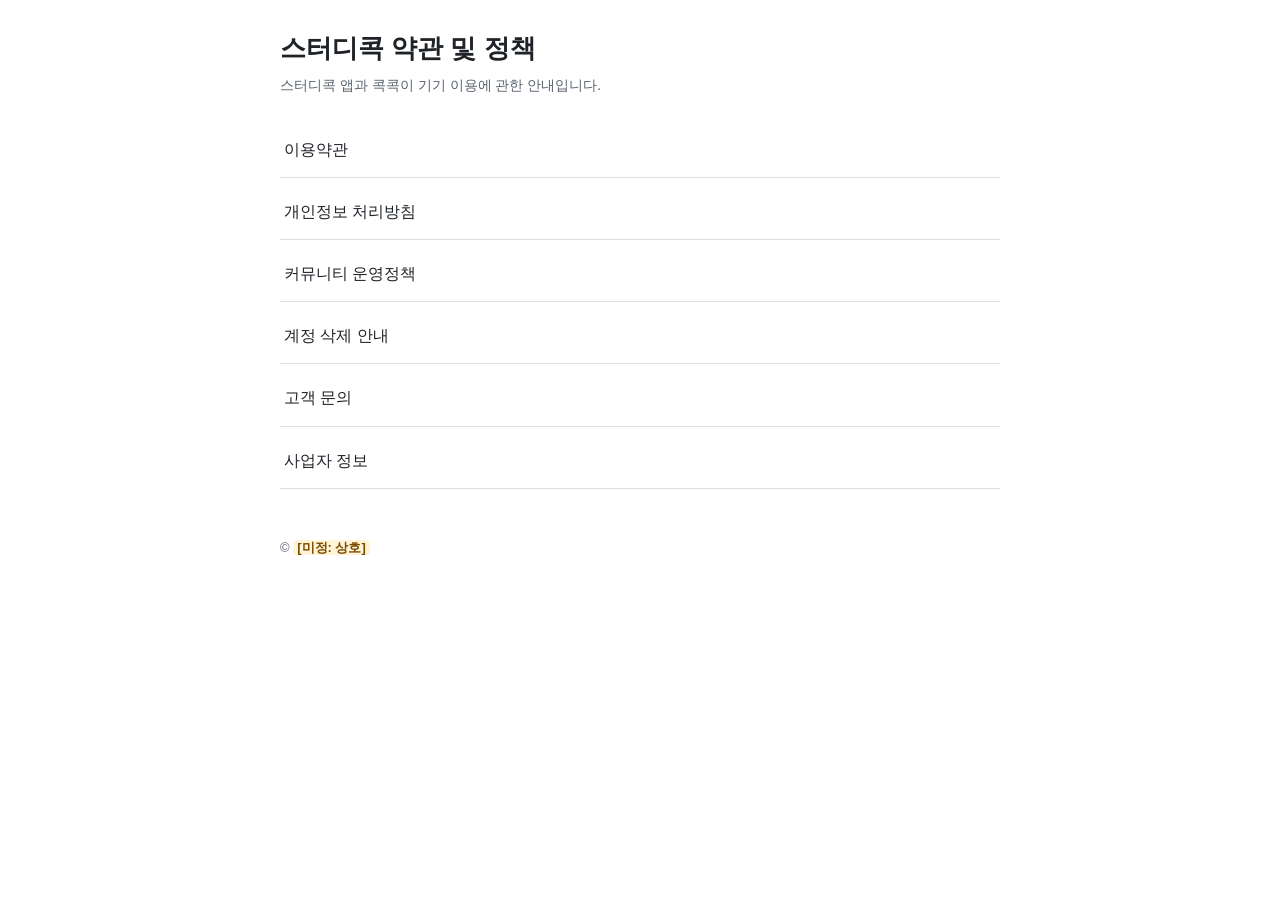
<file: index.html>
<!DOCTYPE html>
<html lang="ko">
<head>
  <meta charset="utf-8">
  <meta name="viewport" content="width=device-width, initial-scale=1">
  <title>스터디콕 약관 및 정책</title>
  <link rel="stylesheet" href="./assets/style.css">
</head>
<body>
<main>
  <h1>스터디콕 약관 및 정책</h1>
  <p class="meta">스터디콕 앱과 콕콕이 기기 이용에 관한 안내입니다.</p>

  <ul class="links">
    <li><a href="./terms/">이용약관</a></li>
    <li><a href="./privacy/">개인정보 처리방침</a></li>
    <li><a href="./community/">커뮤니티 운영정책</a></li>
    <li><a href="./account-deletion/">계정 삭제 안내</a></li>
    <li><a href="./support/">고객 문의</a></li>
    <li><a href="./business/">사업자 정보</a></li>
  </ul>

  <footer>© <span class="todo">[미정: 상호]</span></footer>
</main>
</body>
</html>
</file>
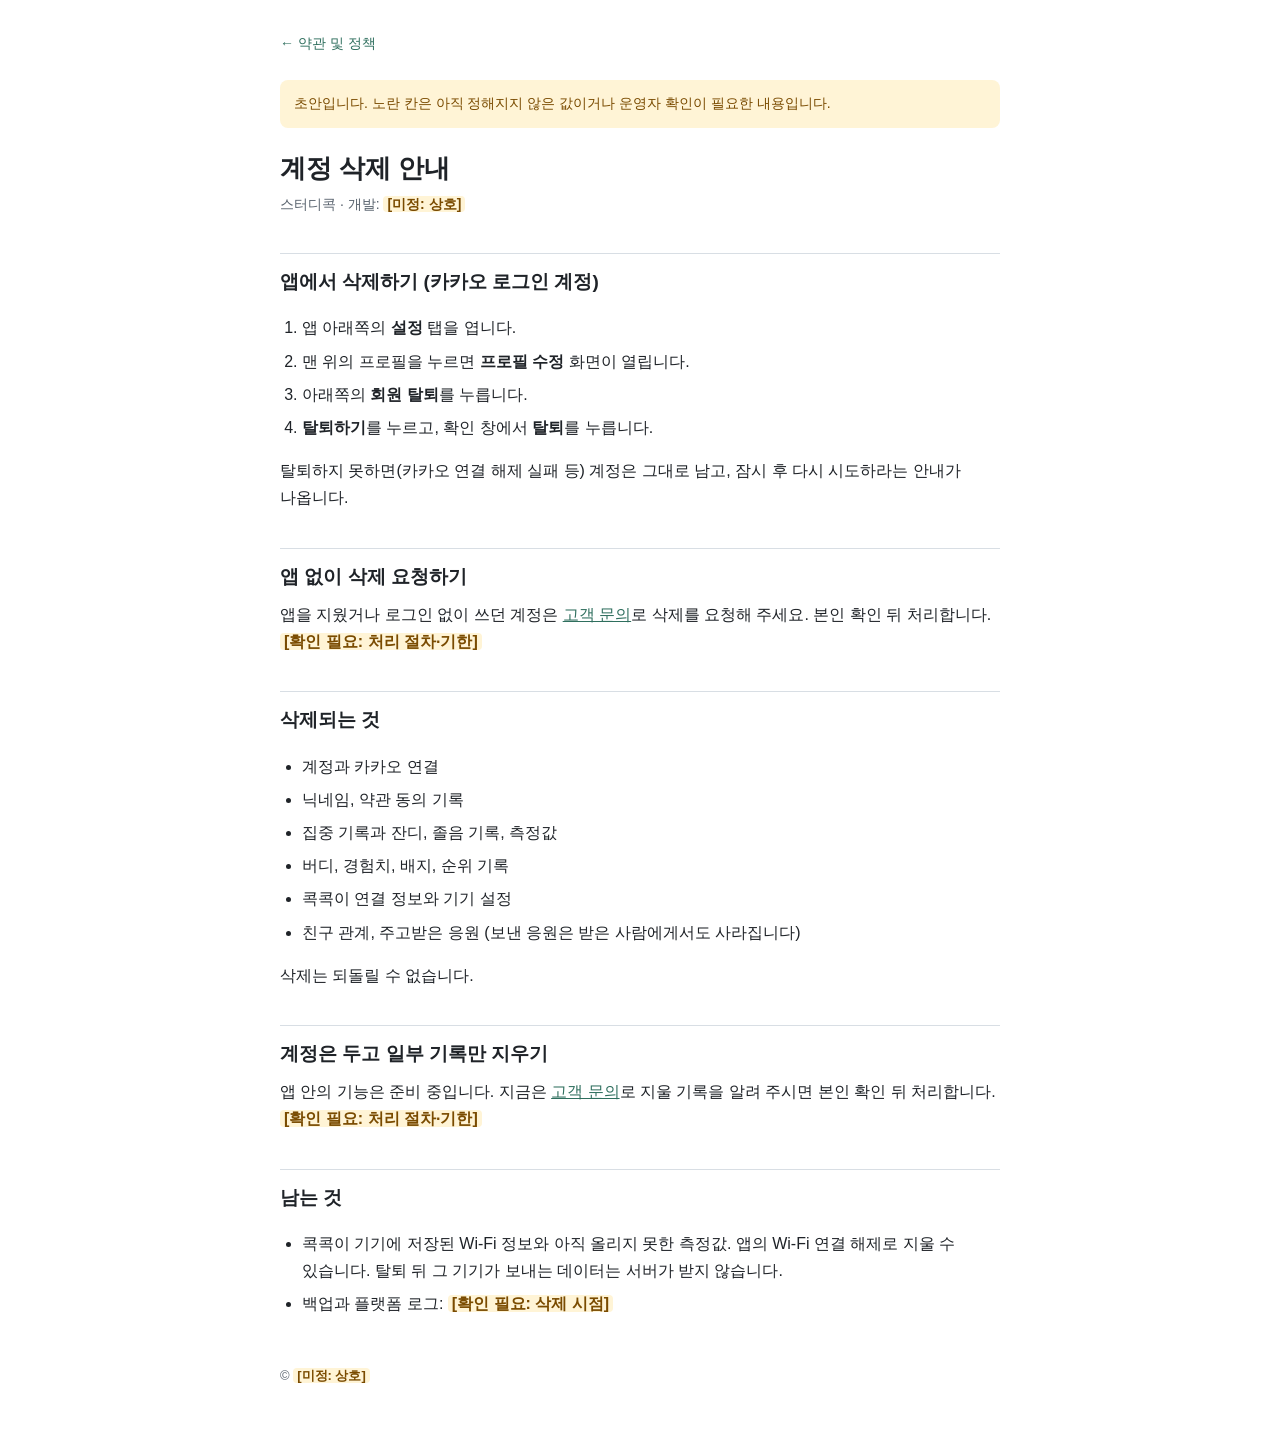
<file: account-deletion/index.html>
<!DOCTYPE html>
<html lang="ko">
<head>
  <meta charset="utf-8">
  <meta name="viewport" content="width=device-width, initial-scale=1">
  <title>계정 삭제 안내 · 스터디콕</title>
  <link rel="stylesheet" href="../assets/style.css">
</head>
<body>
<main>
  <nav class="top"><a href="../">← 약관 및 정책</a></nav>
  <div class="draft">초안입니다. 노란 칸은 아직 정해지지 않은 값이거나 운영자 확인이 필요한 내용입니다.</div>

  <h1>계정 삭제 안내</h1>
  <p class="meta">스터디콕 · 개발: <span class="todo">[미정: 상호]</span></p>

  <h2>앱에서 삭제하기 (카카오 로그인 계정)</h2>
  <ol>
    <li>앱 아래쪽의 <b>설정</b> 탭을 엽니다.</li>
    <li>맨 위의 프로필을 누르면 <b>프로필 수정</b> 화면이 열립니다.</li>
    <li>아래쪽의 <b>회원 탈퇴</b>를 누릅니다.</li>
    <li><b>탈퇴하기</b>를 누르고, 확인 창에서 <b>탈퇴</b>를 누릅니다.</li>
  </ol>
  <p>탈퇴하지 못하면(카카오 연결 해제 실패 등) 계정은 그대로 남고, 잠시 후 다시 시도하라는 안내가 나옵니다.</p>

  <h2>앱 없이 삭제 요청하기</h2>
  <p>앱을 지웠거나 로그인 없이 쓰던 계정은 <a href="../support/">고객 문의</a>로 삭제를 요청해 주세요. 본인 확인 뒤 처리합니다. <span class="todo">[확인 필요: 처리 절차·기한]</span></p>

  <h2>삭제되는 것</h2>
  <ul>
    <li>계정과 카카오 연결</li>
    <li>닉네임, 약관 동의 기록</li>
    <li>집중 기록과 잔디, 졸음 기록, 측정값</li>
    <li>버디, 경험치, 배지, 순위 기록</li>
    <li>콕콕이 연결 정보와 기기 설정</li>
    <li>친구 관계, 주고받은 응원 (보낸 응원은 받은 사람에게서도 사라집니다)</li>
  </ul>
  <p>삭제는 되돌릴 수 없습니다.</p>

  <h2>계정은 두고 일부 기록만 지우기</h2>
  <p>앱 안의 기능은 준비 중입니다. 지금은 <a href="../support/">고객 문의</a>로 지울 기록을 알려 주시면 본인 확인 뒤 처리합니다. <span class="todo">[확인 필요: 처리 절차·기한]</span></p>

  <h2>남는 것</h2>
  <ul>
    <li>콕콕이 기기에 저장된 Wi-Fi 정보와 아직 올리지 못한 측정값. 앱의 Wi-Fi 연결 해제로 지울 수 있습니다. 탈퇴 뒤 그 기기가 보내는 데이터는 서버가 받지 않습니다.</li>
    <li>백업과 플랫폼 로그: <span class="todo">[확인 필요: 삭제 시점]</span></li>
  </ul>

  <footer>© <span class="todo">[미정: 상호]</span></footer>
</main>
</body>
</html>
</file>
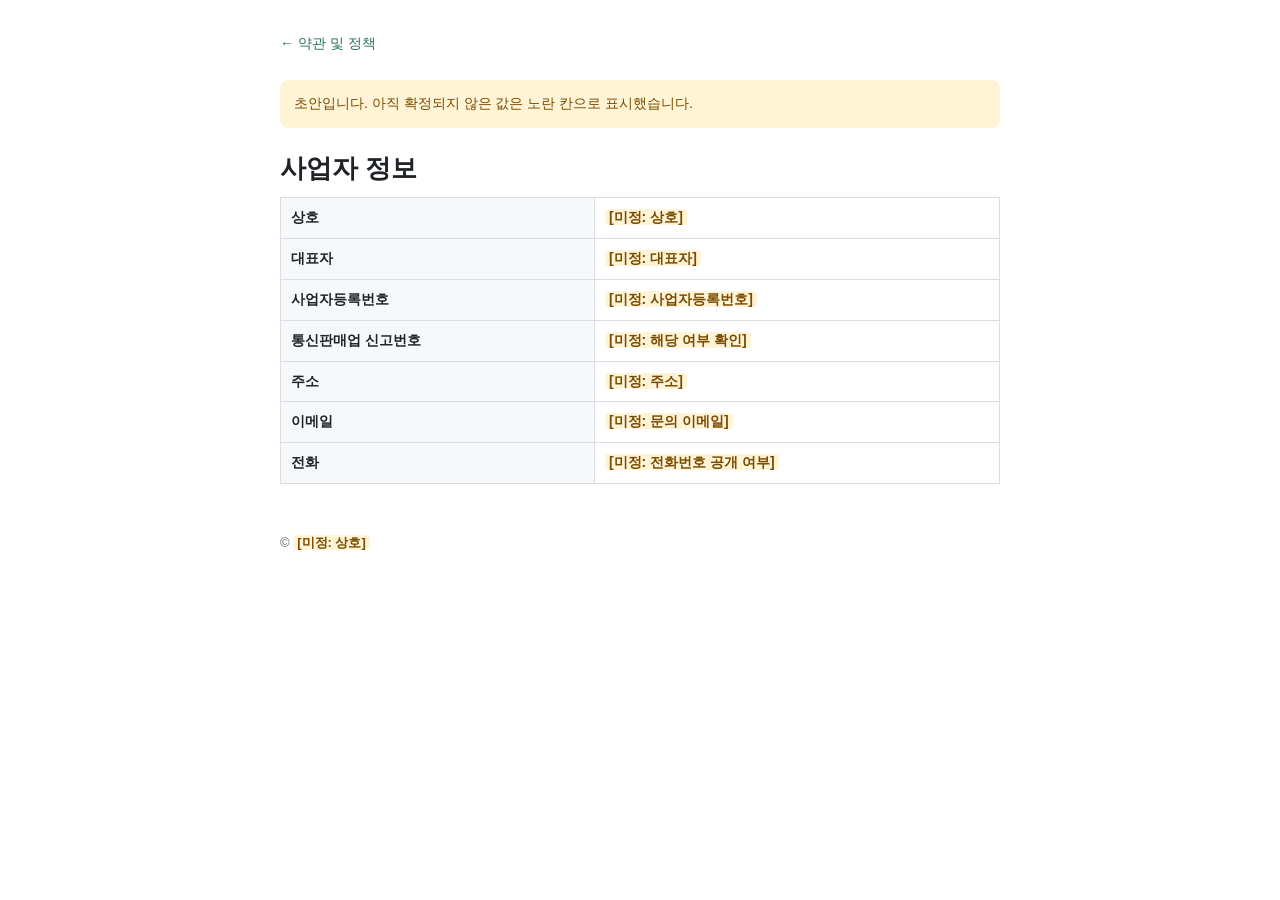
<file: business/index.html>
<!DOCTYPE html>
<html lang="ko">
<head>
  <meta charset="utf-8">
  <meta name="viewport" content="width=device-width, initial-scale=1">
  <title>사업자 정보 · 스터디콕</title>
  <link rel="stylesheet" href="../assets/style.css">
</head>
<body>
<main>
  <nav class="top"><a href="../">← 약관 및 정책</a></nav>
  <div class="draft">초안입니다. 아직 확정되지 않은 값은 노란 칸으로 표시했습니다.</div>

  <h1>사업자 정보</h1>

  <table>
    <tr><th>상호</th><td><span class="todo">[미정: 상호]</span></td></tr>
    <tr><th>대표자</th><td><span class="todo">[미정: 대표자]</span></td></tr>
    <tr><th>사업자등록번호</th><td><span class="todo">[미정: 사업자등록번호]</span></td></tr>
    <tr><th>통신판매업 신고번호</th><td><span class="todo">[미정: 해당 여부 확인]</span></td></tr>
    <tr><th>주소</th><td><span class="todo">[미정: 주소]</span></td></tr>
    <tr><th>이메일</th><td><span class="todo">[미정: 문의 이메일]</span></td></tr>
    <tr><th>전화</th><td><span class="todo">[미정: 전화번호 공개 여부]</span></td></tr>
  </table>

  <footer>© <span class="todo">[미정: 상호]</span></footer>
</main>
</body>
</html>
</file>
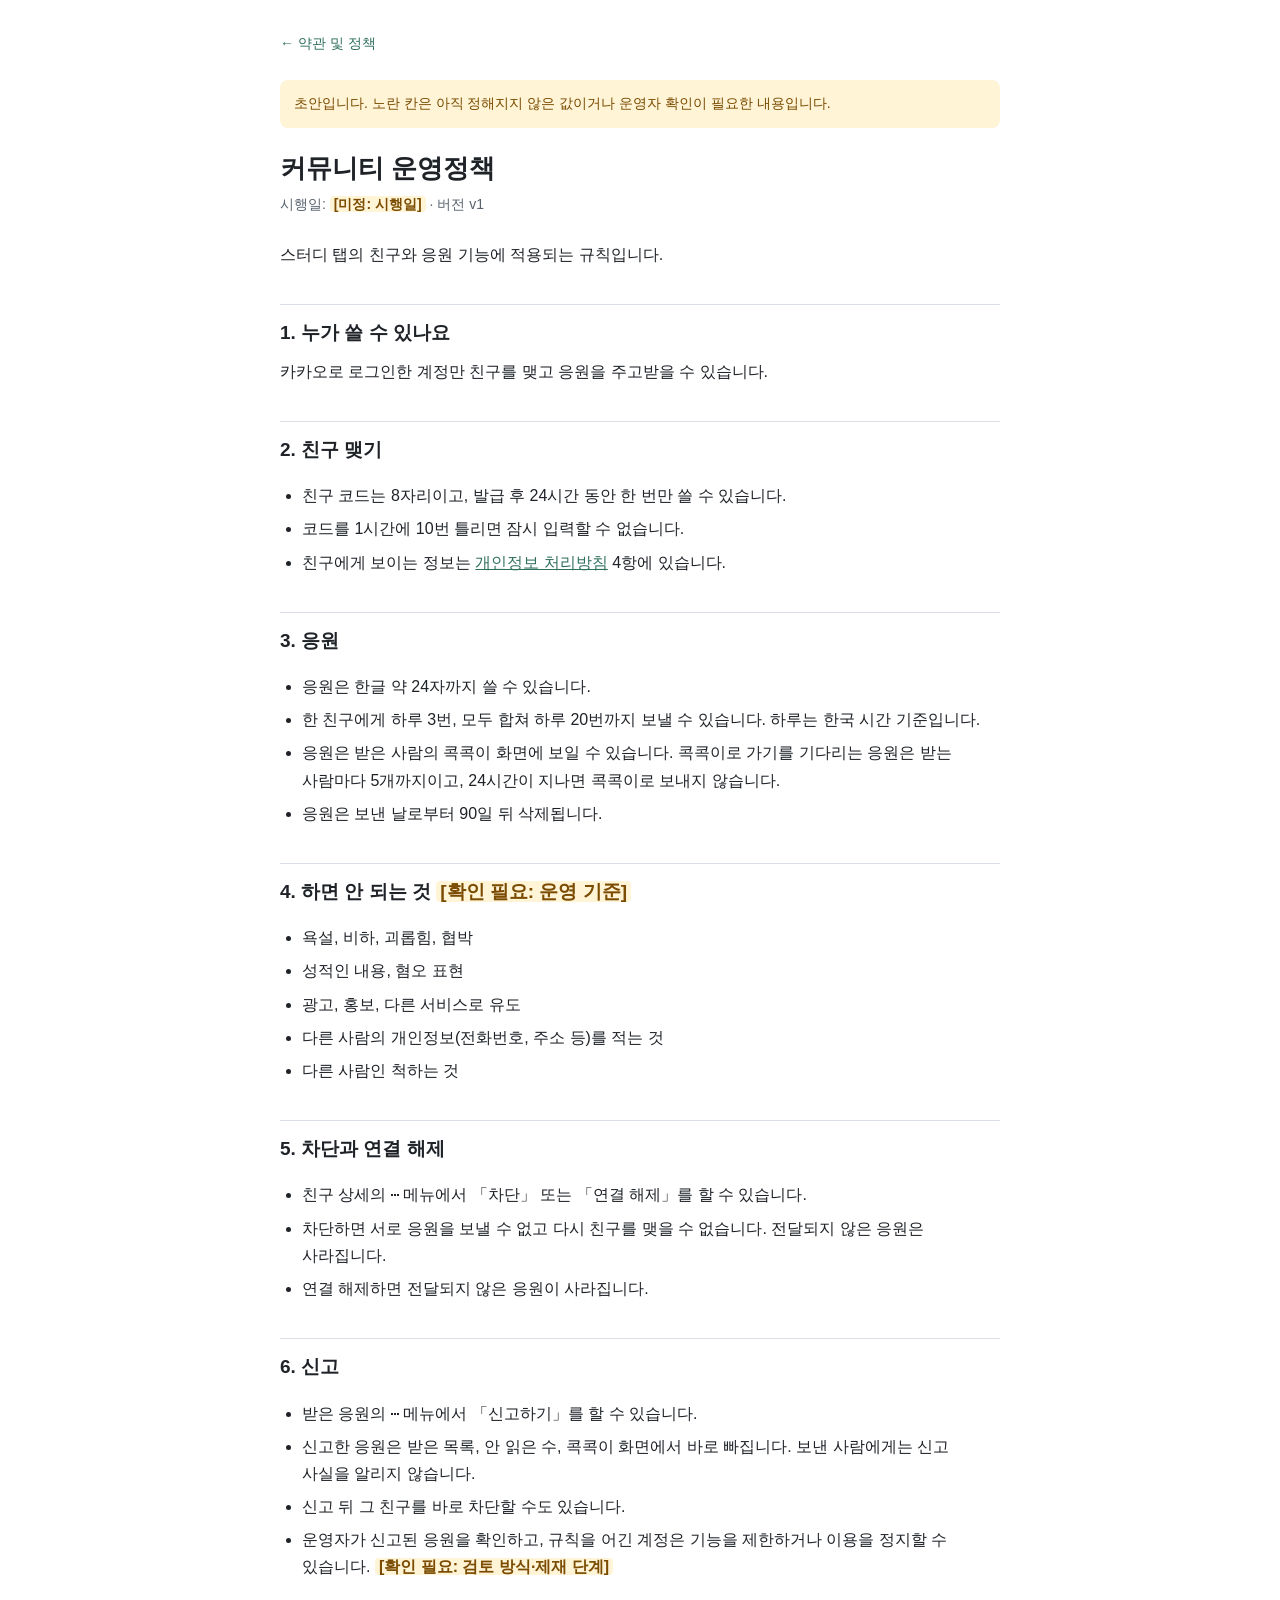
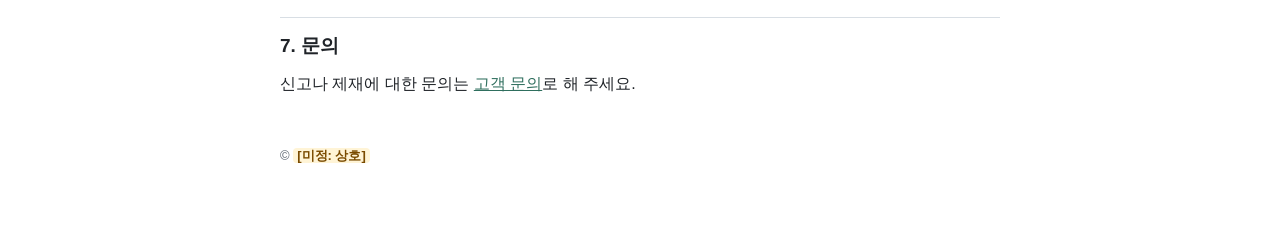
<file: community/index.html>
<!DOCTYPE html>
<html lang="ko">
<head>
  <meta charset="utf-8">
  <meta name="viewport" content="width=device-width, initial-scale=1">
  <title>커뮤니티 운영정책 · 스터디콕</title>
  <link rel="stylesheet" href="../assets/style.css">
</head>
<body>
<main>
  <nav class="top"><a href="../">← 약관 및 정책</a></nav>
  <div class="draft">초안입니다. 노란 칸은 아직 정해지지 않은 값이거나 운영자 확인이 필요한 내용입니다.</div>

  <h1>커뮤니티 운영정책</h1>
  <p class="meta">시행일: <span class="todo">[미정: 시행일]</span> · 버전 v1</p>

  <p>스터디 탭의 친구와 응원 기능에 적용되는 규칙입니다.</p>

  <h2>1. 누가 쓸 수 있나요</h2>
  <p>카카오로 로그인한 계정만 친구를 맺고 응원을 주고받을 수 있습니다.</p>

  <h2>2. 친구 맺기</h2>
  <ul>
    <li>친구 코드는 8자리이고, 발급 후 24시간 동안 한 번만 쓸 수 있습니다.</li>
    <li>코드를 1시간에 10번 틀리면 잠시 입력할 수 없습니다.</li>
    <li>친구에게 보이는 정보는 <a href="../privacy/">개인정보 처리방침</a> 4항에 있습니다.</li>
  </ul>

  <h2>3. 응원</h2>
  <ul>
    <li>응원은 한글 약 24자까지 쓸 수 있습니다.</li>
    <li>한 친구에게 하루 3번, 모두 합쳐 하루 20번까지 보낼 수 있습니다. 하루는 한국 시간 기준입니다.</li>
    <li>응원은 받은 사람의 콕콕이 화면에 보일 수 있습니다. 콕콕이로 가기를 기다리는 응원은 받는 사람마다 5개까지이고, 24시간이 지나면 콕콕이로 보내지 않습니다.</li>
    <li>응원은 보낸 날로부터 90일 뒤 삭제됩니다.</li>
  </ul>

  <h2>4. 하면 안 되는 것 <span class="todo">[확인 필요: 운영 기준]</span></h2>
  <ul>
    <li>욕설, 비하, 괴롭힘, 협박</li>
    <li>성적인 내용, 혐오 표현</li>
    <li>광고, 홍보, 다른 서비스로 유도</li>
    <li>다른 사람의 개인정보(전화번호, 주소 등)를 적는 것</li>
    <li>다른 사람인 척하는 것</li>
  </ul>

  <h2>5. 차단과 연결 해제</h2>
  <ul>
    <li>친구 상세의 ⋯ 메뉴에서 「차단」 또는 「연결 해제」를 할 수 있습니다.</li>
    <li>차단하면 서로 응원을 보낼 수 없고 다시 친구를 맺을 수 없습니다. 전달되지 않은 응원은 사라집니다.</li>
    <li>연결 해제하면 전달되지 않은 응원이 사라집니다.</li>
  </ul>

  <h2>6. 신고</h2>
  <ul>
    <li>받은 응원의 ⋯ 메뉴에서 「신고하기」를 할 수 있습니다.</li>
    <li>신고한 응원은 받은 목록, 안 읽은 수, 콕콕이 화면에서 바로 빠집니다. 보낸 사람에게는 신고 사실을 알리지 않습니다.</li>
    <li>신고 뒤 그 친구를 바로 차단할 수도 있습니다.</li>
    <li>운영자가 신고된 응원을 확인하고, 규칙을 어긴 계정은 기능을 제한하거나 이용을 정지할 수 있습니다. <span class="todo">[확인 필요: 검토 방식·제재 단계]</span></li>
  </ul>

  <h2>7. 문의</h2>
  <p>신고나 제재에 대한 문의는 <a href="../support/">고객 문의</a>로 해 주세요.</p>

  <footer>© <span class="todo">[미정: 상호]</span></footer>
</main>
</body>
</html>
</file>
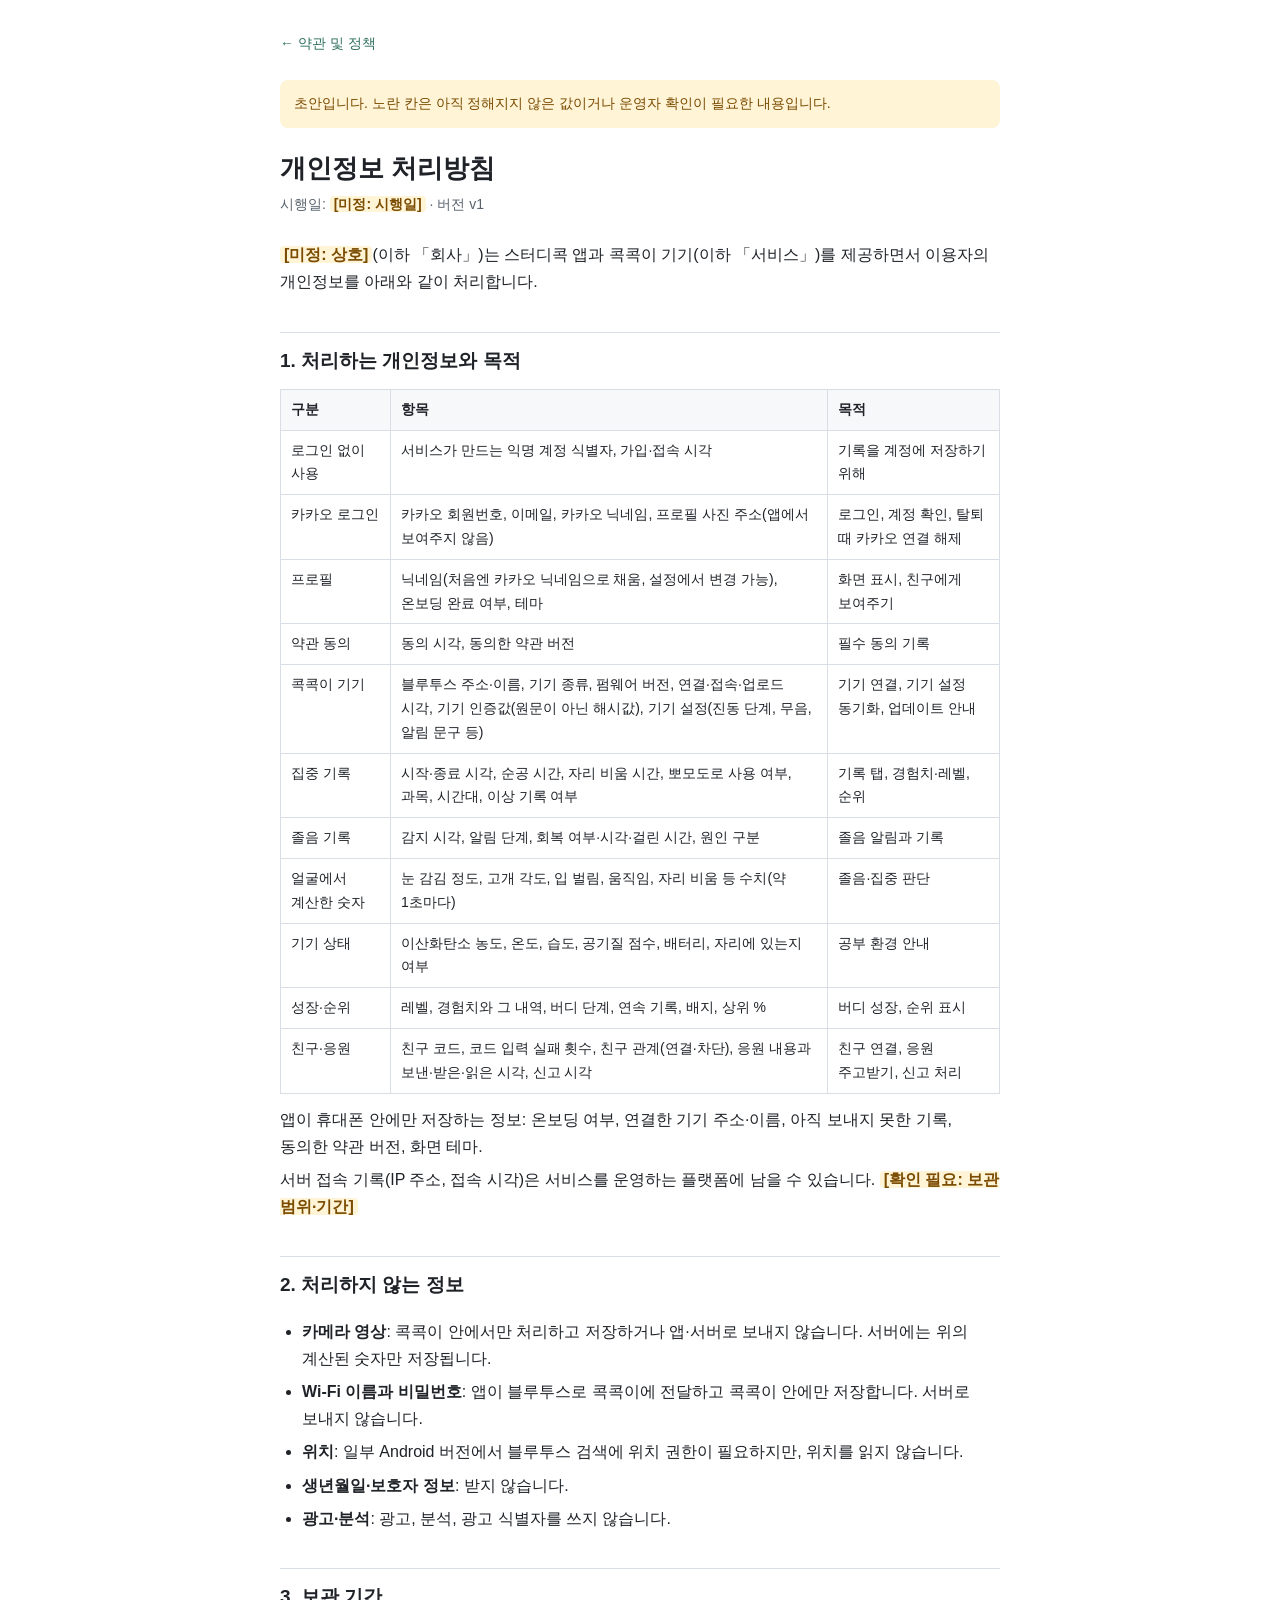
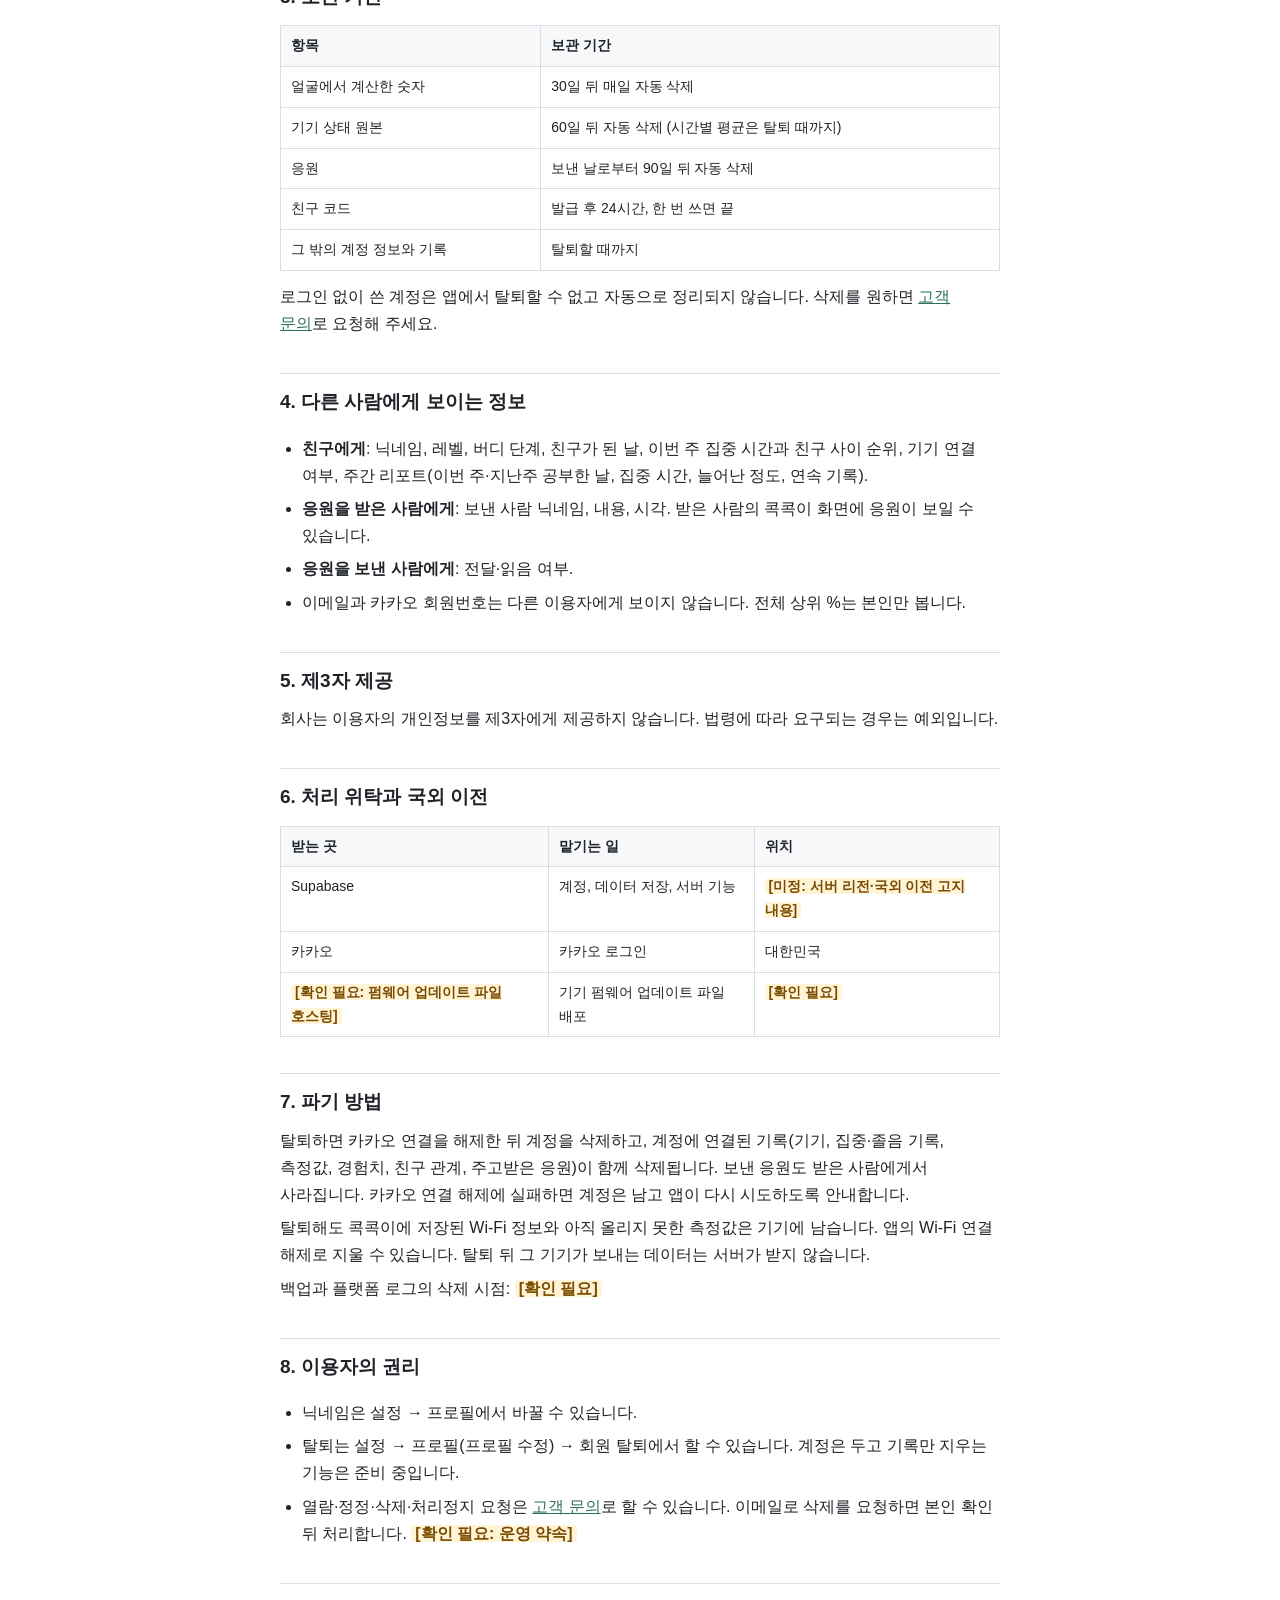
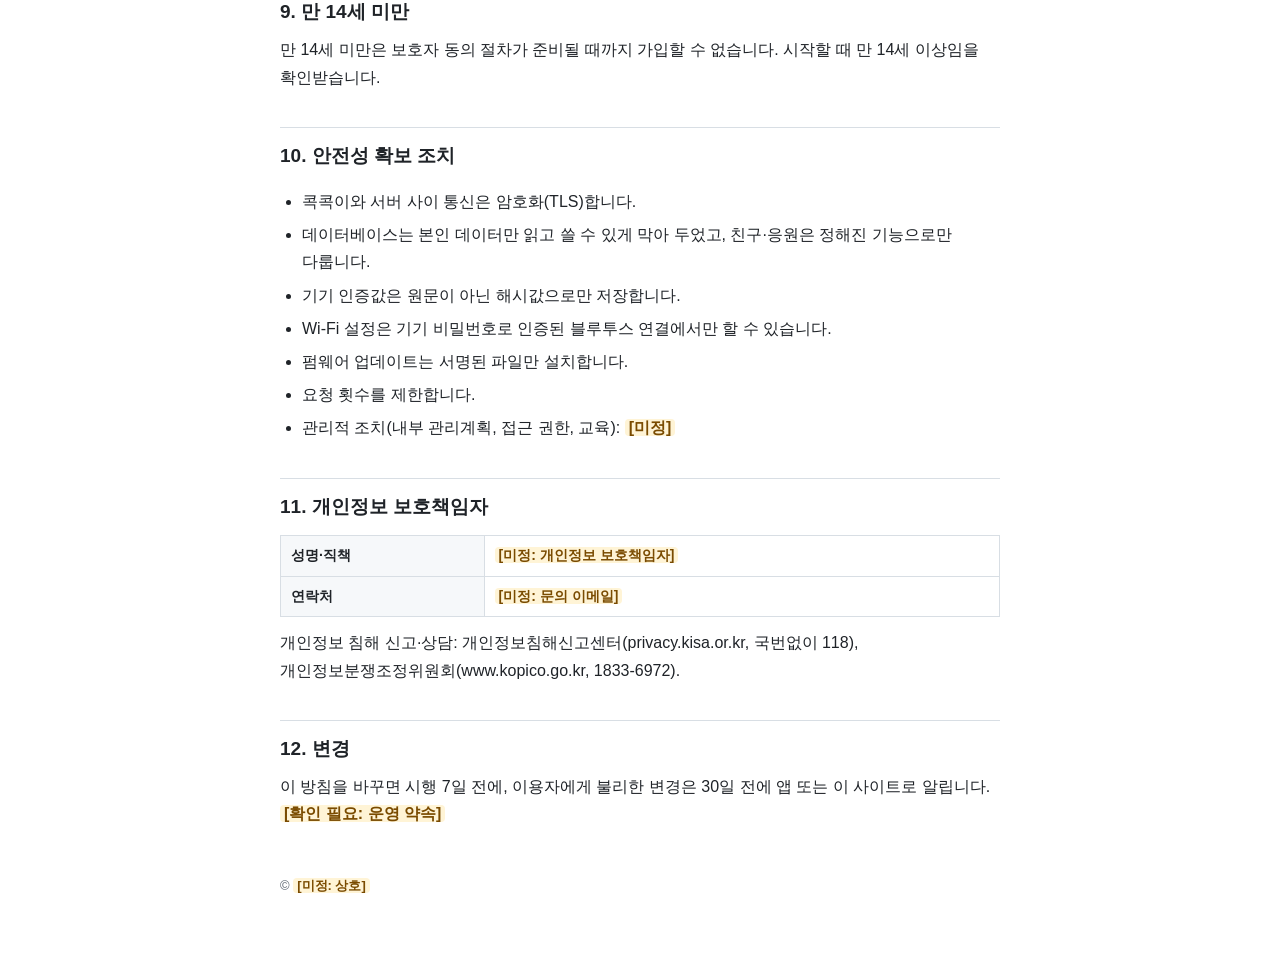
<file: privacy/index.html>
<!DOCTYPE html>
<html lang="ko">
<head>
  <meta charset="utf-8">
  <meta name="viewport" content="width=device-width, initial-scale=1">
  <title>개인정보 처리방침 · 스터디콕</title>
  <link rel="stylesheet" href="../assets/style.css">
</head>
<body>
<main>
  <nav class="top"><a href="../">← 약관 및 정책</a></nav>
  <div class="draft">초안입니다. 노란 칸은 아직 정해지지 않은 값이거나 운영자 확인이 필요한 내용입니다.</div>

  <h1>개인정보 처리방침</h1>
  <p class="meta">시행일: <span class="todo">[미정: 시행일]</span> · 버전 v1</p>

  <p><span class="todo">[미정: 상호]</span>(이하 「회사」)는 스터디콕 앱과 콕콕이 기기(이하 「서비스」)를 제공하면서
  이용자의 개인정보를 아래와 같이 처리합니다.</p>

  <h2>1. 처리하는 개인정보와 목적</h2>
  <table>
    <tr><th>구분</th><th>항목</th><th>목적</th></tr>
    <tr><td>로그인 없이 사용</td><td>서비스가 만드는 익명 계정 식별자, 가입·접속 시각</td><td>기록을 계정에 저장하기 위해</td></tr>
    <tr><td>카카오 로그인</td><td>카카오 회원번호, 이메일, 카카오 닉네임, 프로필 사진 주소(앱에서 보여주지 않음)</td><td>로그인, 계정 확인, 탈퇴 때 카카오 연결 해제</td></tr>
    <tr><td>프로필</td><td>닉네임(처음엔 카카오 닉네임으로 채움, 설정에서 변경 가능), 온보딩 완료 여부, 테마</td><td>화면 표시, 친구에게 보여주기</td></tr>
    <tr><td>약관 동의</td><td>동의 시각, 동의한 약관 버전</td><td>필수 동의 기록</td></tr>
    <tr><td>콕콕이 기기</td><td>블루투스 주소·이름, 기기 종류, 펌웨어 버전, 연결·접속·업로드 시각, 기기 인증값(원문이 아닌 해시값), 기기 설정(진동 단계, 무음, 알림 문구 등)</td><td>기기 연결, 기기 설정 동기화, 업데이트 안내</td></tr>
    <tr><td>집중 기록</td><td>시작·종료 시각, 순공 시간, 자리 비움 시간, 뽀모도로 사용 여부, 과목, 시간대, 이상 기록 여부</td><td>기록 탭, 경험치·레벨, 순위</td></tr>
    <tr><td>졸음 기록</td><td>감지 시각, 알림 단계, 회복 여부·시각·걸린 시간, 원인 구분</td><td>졸음 알림과 기록</td></tr>
    <tr><td>얼굴에서 계산한 숫자</td><td>눈 감김 정도, 고개 각도, 입 벌림, 움직임, 자리 비움 등 수치(약 1초마다)</td><td>졸음·집중 판단</td></tr>
    <tr><td>기기 상태</td><td>이산화탄소 농도, 온도, 습도, 공기질 점수, 배터리, 자리에 있는지 여부</td><td>공부 환경 안내</td></tr>
    <tr><td>성장·순위</td><td>레벨, 경험치와 그 내역, 버디 단계, 연속 기록, 배지, 상위 %</td><td>버디 성장, 순위 표시</td></tr>
    <tr><td>친구·응원</td><td>친구 코드, 코드 입력 실패 횟수, 친구 관계(연결·차단), 응원 내용과 보낸·받은·읽은 시각, 신고 시각</td><td>친구 연결, 응원 주고받기, 신고 처리</td></tr>
  </table>
  <p>앱이 휴대폰 안에만 저장하는 정보: 온보딩 여부, 연결한 기기 주소·이름, 아직 보내지 못한 기록, 동의한 약관 버전, 화면 테마.</p>
  <p>서버 접속 기록(IP 주소, 접속 시각)은 서비스를 운영하는 플랫폼에 남을 수 있습니다. <span class="todo">[확인 필요: 보관 범위·기간]</span></p>

  <h2>2. 처리하지 않는 정보</h2>
  <ul>
    <li><b>카메라 영상</b>: 콕콕이 안에서만 처리하고 저장하거나 앱·서버로 보내지 않습니다. 서버에는 위의 계산된 숫자만 저장됩니다.</li>
    <li><b>Wi-Fi 이름과 비밀번호</b>: 앱이 블루투스로 콕콕이에 전달하고 콕콕이 안에만 저장합니다. 서버로 보내지 않습니다.</li>
    <li><b>위치</b>: 일부 Android 버전에서 블루투스 검색에 위치 권한이 필요하지만, 위치를 읽지 않습니다.</li>
    <li><b>생년월일·보호자 정보</b>: 받지 않습니다.</li>
    <li><b>광고·분석</b>: 광고, 분석, 광고 식별자를 쓰지 않습니다.</li>
  </ul>

  <h2>3. 보관 기간</h2>
  <table>
    <tr><th>항목</th><th>보관 기간</th></tr>
    <tr><td>얼굴에서 계산한 숫자</td><td>30일 뒤 매일 자동 삭제</td></tr>
    <tr><td>기기 상태 원본</td><td>60일 뒤 자동 삭제 (시간별 평균은 탈퇴 때까지)</td></tr>
    <tr><td>응원</td><td>보낸 날로부터 90일 뒤 자동 삭제</td></tr>
    <tr><td>친구 코드</td><td>발급 후 24시간, 한 번 쓰면 끝</td></tr>
    <tr><td>그 밖의 계정 정보와 기록</td><td>탈퇴할 때까지</td></tr>
  </table>
  <p>로그인 없이 쓴 계정은 앱에서 탈퇴할 수 없고 자동으로 정리되지 않습니다. 삭제를 원하면 <a href="../support/">고객 문의</a>로 요청해 주세요.</p>

  <h2>4. 다른 사람에게 보이는 정보</h2>
  <ul>
    <li><b>친구에게</b>: 닉네임, 레벨, 버디 단계, 친구가 된 날, 이번 주 집중 시간과 친구 사이 순위, 기기 연결 여부, 주간 리포트(이번 주·지난주 공부한 날, 집중 시간, 늘어난 정도, 연속 기록).</li>
    <li><b>응원을 받은 사람에게</b>: 보낸 사람 닉네임, 내용, 시각. 받은 사람의 콕콕이 화면에 응원이 보일 수 있습니다.</li>
    <li><b>응원을 보낸 사람에게</b>: 전달·읽음 여부.</li>
    <li>이메일과 카카오 회원번호는 다른 이용자에게 보이지 않습니다. 전체 상위 %는 본인만 봅니다.</li>
  </ul>

  <h2>5. 제3자 제공</h2>
  <p>회사는 이용자의 개인정보를 제3자에게 제공하지 않습니다. 법령에 따라 요구되는 경우는 예외입니다.</p>

  <h2>6. 처리 위탁과 국외 이전</h2>
  <table>
    <tr><th>받는 곳</th><th>맡기는 일</th><th>위치</th></tr>
    <tr><td>Supabase</td><td>계정, 데이터 저장, 서버 기능</td><td><span class="todo">[미정: 서버 리전·국외 이전 고지 내용]</span></td></tr>
    <tr><td>카카오</td><td>카카오 로그인</td><td>대한민국</td></tr>
    <tr><td><span class="todo">[확인 필요: 펌웨어 업데이트 파일 호스팅]</span></td><td>기기 펌웨어 업데이트 파일 배포</td><td><span class="todo">[확인 필요]</span></td></tr>
  </table>

  <h2>7. 파기 방법</h2>
  <p>탈퇴하면 카카오 연결을 해제한 뒤 계정을 삭제하고, 계정에 연결된 기록(기기, 집중·졸음 기록, 측정값, 경험치, 친구 관계, 주고받은 응원)이 함께 삭제됩니다. 보낸 응원도 받은 사람에게서 사라집니다.
  카카오 연결 해제에 실패하면 계정은 남고 앱이 다시 시도하도록 안내합니다.</p>
  <p>탈퇴해도 콕콕이에 저장된 Wi-Fi 정보와 아직 올리지 못한 측정값은 기기에 남습니다. 앱의 Wi-Fi 연결 해제로 지울 수 있습니다. 탈퇴 뒤 그 기기가 보내는 데이터는 서버가 받지 않습니다.</p>
  <p>백업과 플랫폼 로그의 삭제 시점: <span class="todo">[확인 필요]</span></p>

  <h2>8. 이용자의 권리</h2>
  <ul>
    <li>닉네임은 설정 → 프로필에서 바꿀 수 있습니다.</li>
    <li>탈퇴는 설정 → 프로필(프로필 수정) → 회원 탈퇴에서 할 수 있습니다. 계정은 두고 기록만 지우는 기능은 준비 중입니다.</li>
    <li>열람·정정·삭제·처리정지 요청은 <a href="../support/">고객 문의</a>로 할 수 있습니다. 이메일로 삭제를 요청하면 본인 확인 뒤 처리합니다. <span class="todo">[확인 필요: 운영 약속]</span></li>
  </ul>

  <h2>9. 만 14세 미만</h2>
  <p>만 14세 미만은 보호자 동의 절차가 준비될 때까지 가입할 수 없습니다. 시작할 때 만 14세 이상임을 확인받습니다.</p>

  <h2>10. 안전성 확보 조치</h2>
  <ul>
    <li>콕콕이와 서버 사이 통신은 암호화(TLS)합니다.</li>
    <li>데이터베이스는 본인 데이터만 읽고 쓸 수 있게 막아 두었고, 친구·응원은 정해진 기능으로만 다룹니다.</li>
    <li>기기 인증값은 원문이 아닌 해시값으로만 저장합니다.</li>
    <li>Wi-Fi 설정은 기기 비밀번호로 인증된 블루투스 연결에서만 할 수 있습니다.</li>
    <li>펌웨어 업데이트는 서명된 파일만 설치합니다.</li>
    <li>요청 횟수를 제한합니다.</li>
    <li>관리적 조치(내부 관리계획, 접근 권한, 교육): <span class="todo">[미정]</span></li>
  </ul>

  <h2>11. 개인정보 보호책임자</h2>
  <table>
    <tr><th>성명·직책</th><td><span class="todo">[미정: 개인정보 보호책임자]</span></td></tr>
    <tr><th>연락처</th><td><span class="todo">[미정: 문의 이메일]</span></td></tr>
  </table>
  <p>개인정보 침해 신고·상담: 개인정보침해신고센터(privacy.kisa.or.kr, 국번없이 118), 개인정보분쟁조정위원회(www.kopico.go.kr, 1833-6972).</p>

  <h2>12. 변경</h2>
  <p>이 방침을 바꾸면 시행 7일 전에, 이용자에게 불리한 변경은 30일 전에 앱 또는 이 사이트로 알립니다. <span class="todo">[확인 필요: 운영 약속]</span></p>

  <footer>© <span class="todo">[미정: 상호]</span></footer>
</main>
</body>
</html>
</file>
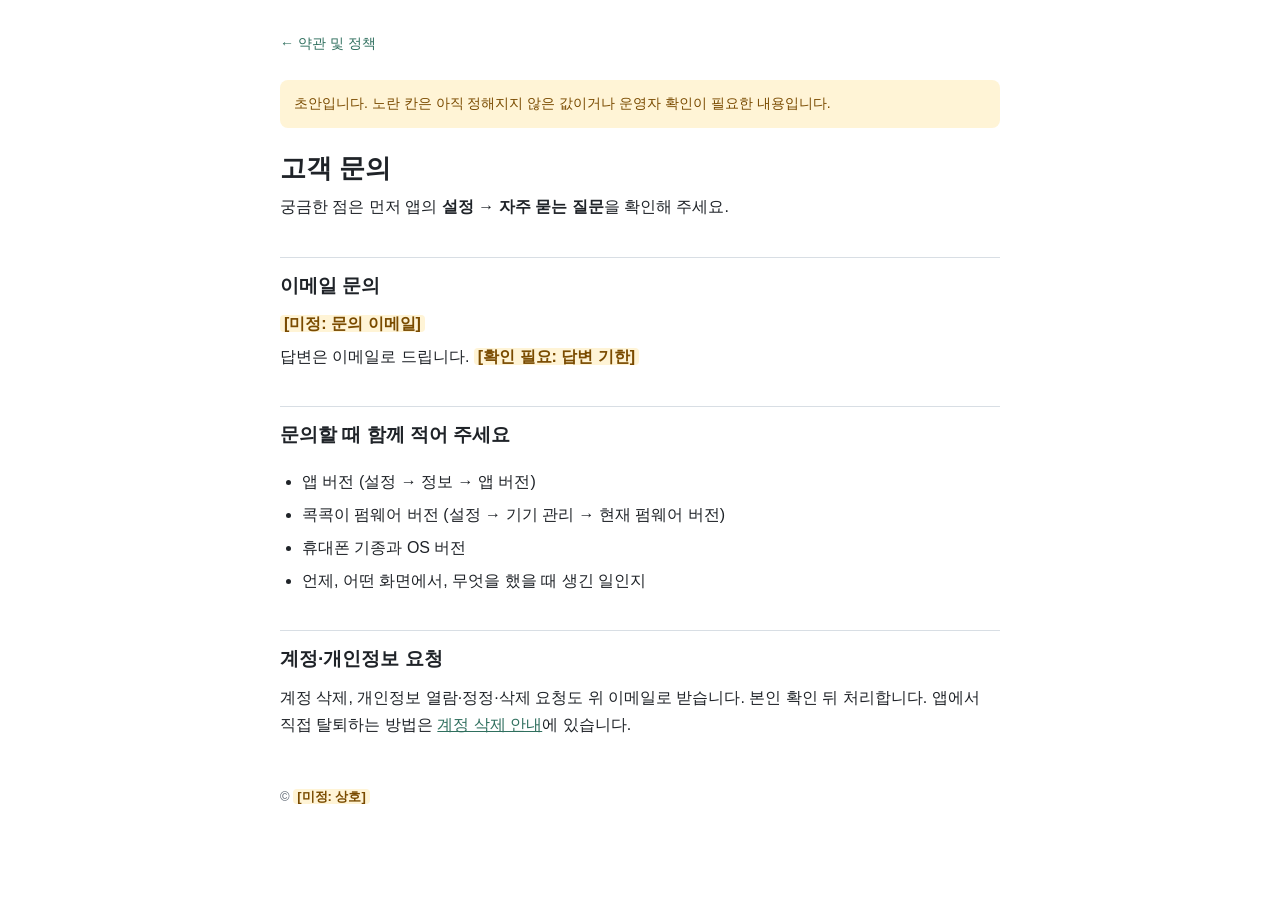
<file: support/index.html>
<!DOCTYPE html>
<html lang="ko">
<head>
  <meta charset="utf-8">
  <meta name="viewport" content="width=device-width, initial-scale=1">
  <title>고객 문의 · 스터디콕</title>
  <link rel="stylesheet" href="../assets/style.css">
</head>
<body>
<main>
  <nav class="top"><a href="../">← 약관 및 정책</a></nav>
  <div class="draft">초안입니다. 노란 칸은 아직 정해지지 않은 값이거나 운영자 확인이 필요한 내용입니다.</div>

  <h1>고객 문의</h1>

  <p>궁금한 점은 먼저 앱의 <b>설정 → 자주 묻는 질문</b>을 확인해 주세요.</p>

  <h2>이메일 문의</h2>
  <p><span class="todo">[미정: 문의 이메일]</span></p>
  <p>답변은 이메일로 드립니다. <span class="todo">[확인 필요: 답변 기한]</span></p>

  <h2>문의할 때 함께 적어 주세요</h2>
  <ul>
    <li>앱 버전 (설정 → 정보 → 앱 버전)</li>
    <li>콕콕이 펌웨어 버전 (설정 → 기기 관리 → 현재 펌웨어 버전)</li>
    <li>휴대폰 기종과 OS 버전</li>
    <li>언제, 어떤 화면에서, 무엇을 했을 때 생긴 일인지</li>
  </ul>

  <h2>계정·개인정보 요청</h2>
  <p>계정 삭제, 개인정보 열람·정정·삭제 요청도 위 이메일로 받습니다. 본인 확인 뒤 처리합니다.
  앱에서 직접 탈퇴하는 방법은 <a href="../account-deletion/">계정 삭제 안내</a>에 있습니다.</p>

  <footer>© <span class="todo">[미정: 상호]</span></footer>
</main>
</body>
</html>
</file>
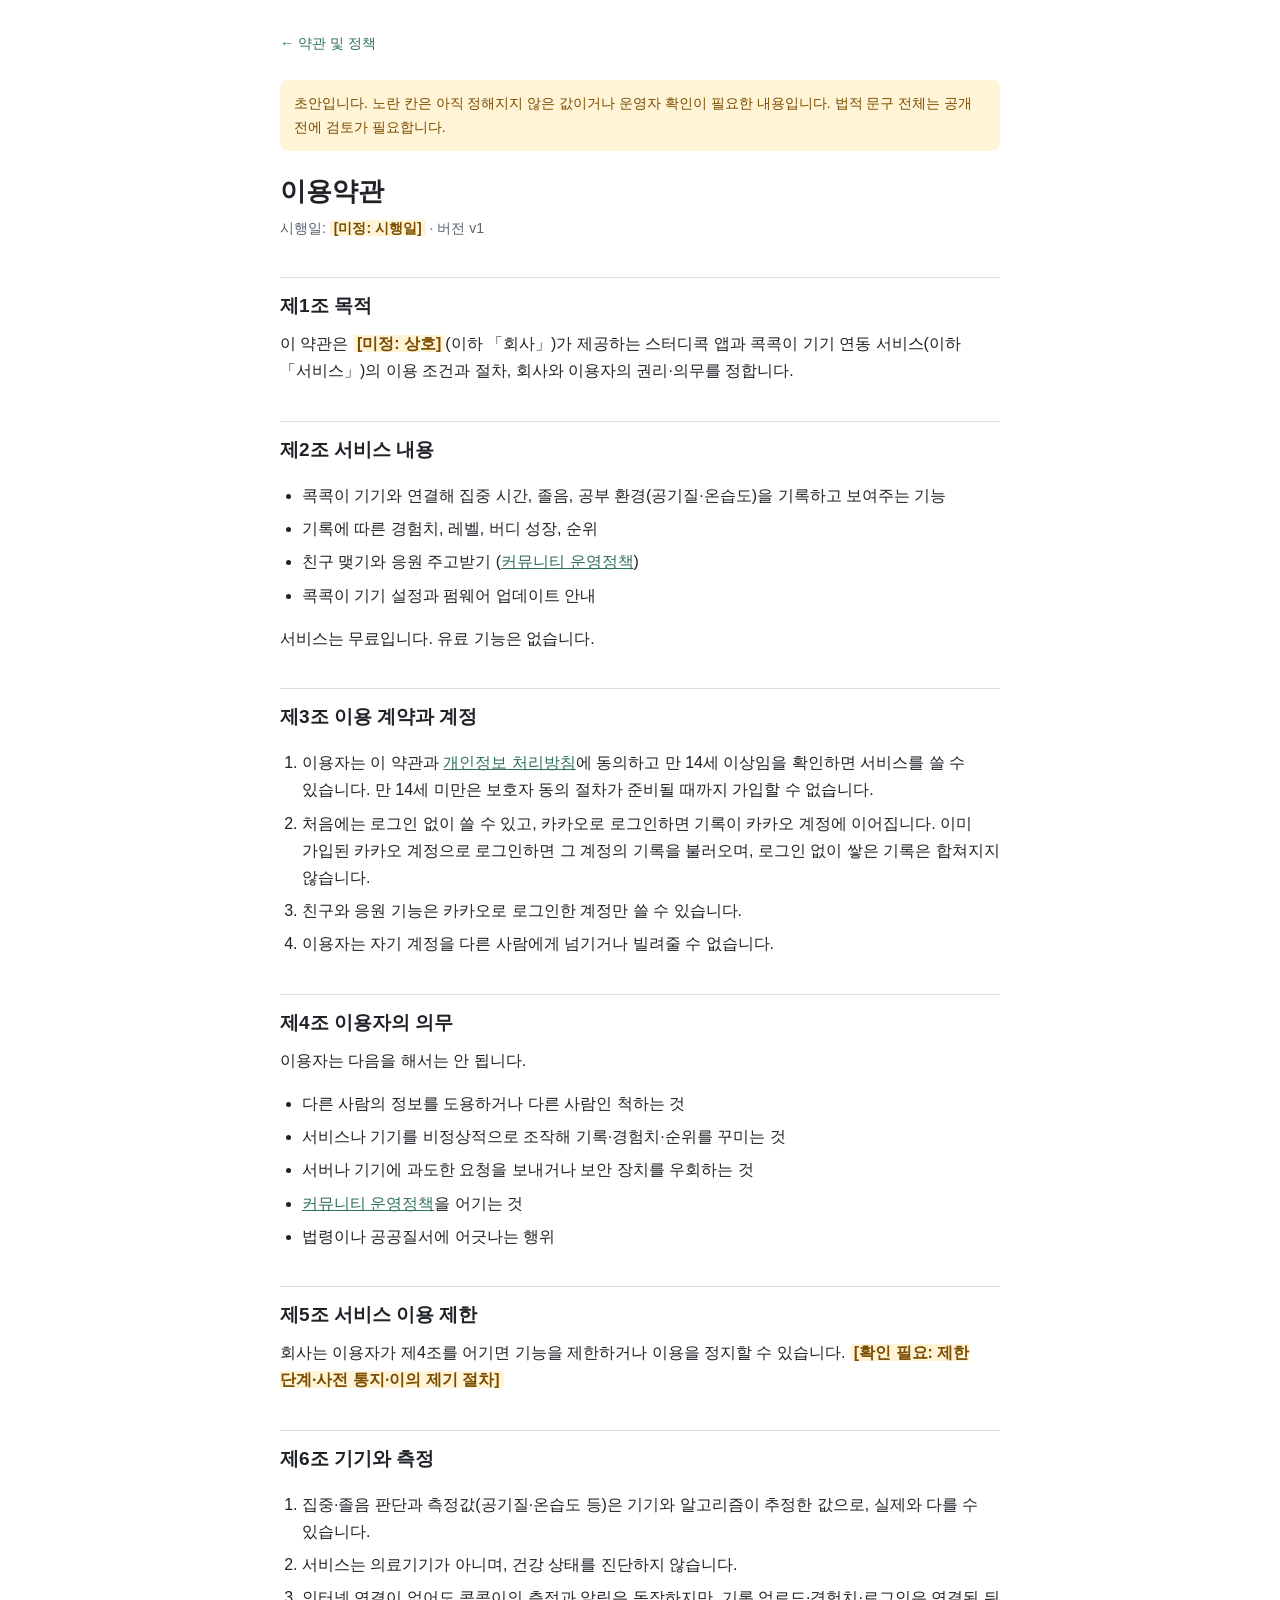
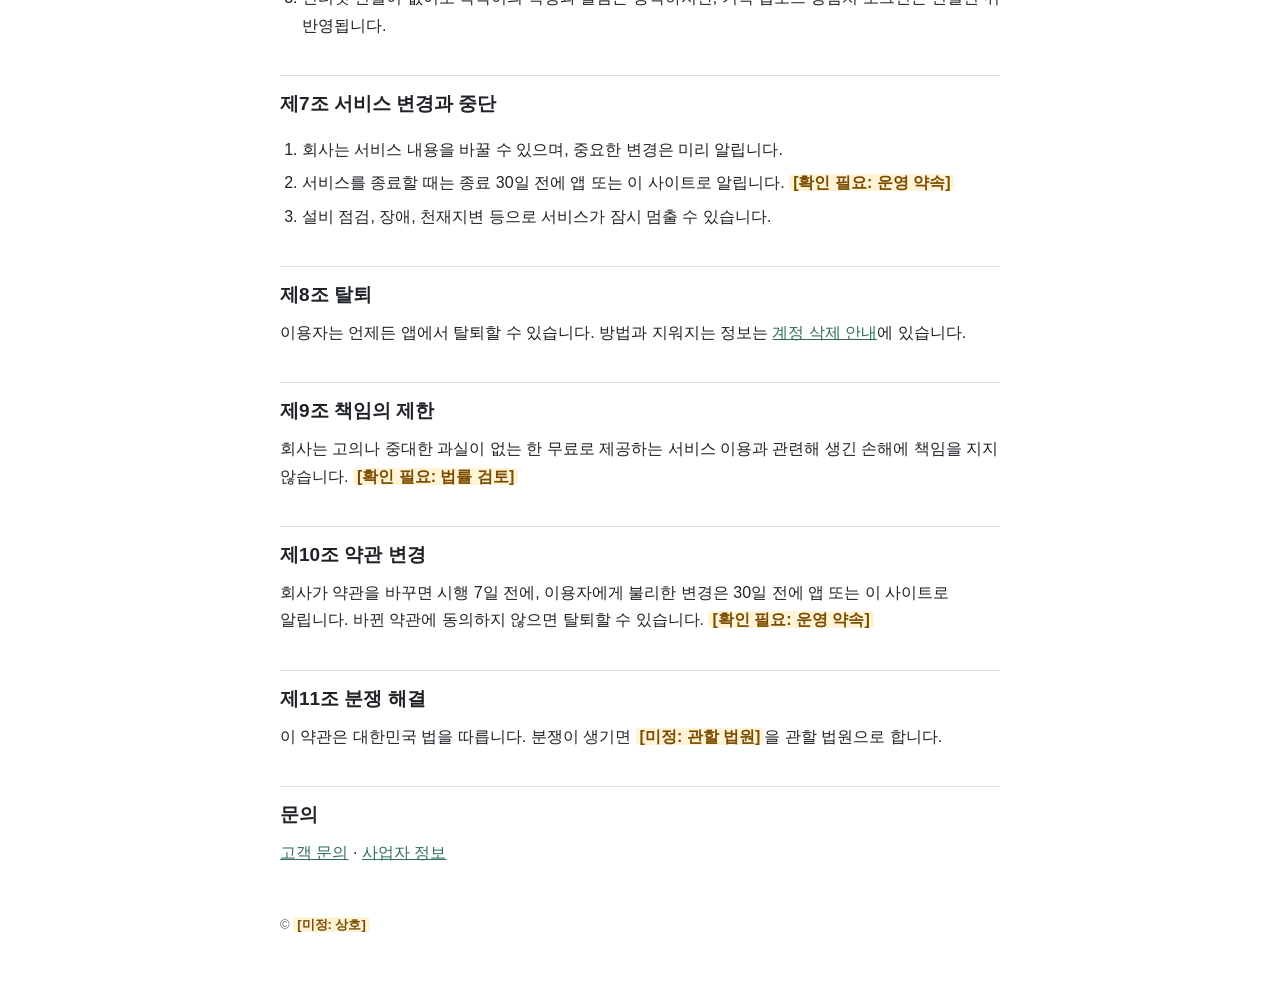
<file: terms/index.html>
<!DOCTYPE html>
<html lang="ko">
<head>
  <meta charset="utf-8">
  <meta name="viewport" content="width=device-width, initial-scale=1">
  <title>이용약관 · 스터디콕</title>
  <link rel="stylesheet" href="../assets/style.css">
</head>
<body>
<main>
  <nav class="top"><a href="../">← 약관 및 정책</a></nav>
  <div class="draft">초안입니다. 노란 칸은 아직 정해지지 않은 값이거나 운영자 확인이 필요한 내용입니다. 법적 문구 전체는 공개 전에 검토가 필요합니다.</div>

  <h1>이용약관</h1>
  <p class="meta">시행일: <span class="todo">[미정: 시행일]</span> · 버전 v1</p>

  <h2>제1조 목적</h2>
  <p>이 약관은 <span class="todo">[미정: 상호]</span>(이하 「회사」)가 제공하는 스터디콕 앱과 콕콕이 기기 연동 서비스(이하 「서비스」)의 이용 조건과 절차, 회사와 이용자의 권리·의무를 정합니다.</p>

  <h2>제2조 서비스 내용</h2>
  <ul>
    <li>콕콕이 기기와 연결해 집중 시간, 졸음, 공부 환경(공기질·온습도)을 기록하고 보여주는 기능</li>
    <li>기록에 따른 경험치, 레벨, 버디 성장, 순위</li>
    <li>친구 맺기와 응원 주고받기 (<a href="../community/">커뮤니티 운영정책</a>)</li>
    <li>콕콕이 기기 설정과 펌웨어 업데이트 안내</li>
  </ul>
  <p>서비스는 무료입니다. 유료 기능은 없습니다.</p>

  <h2>제3조 이용 계약과 계정</h2>
  <ol>
    <li>이용자는 이 약관과 <a href="../privacy/">개인정보 처리방침</a>에 동의하고 만 14세 이상임을 확인하면 서비스를 쓸 수 있습니다. 만 14세 미만은 보호자 동의 절차가 준비될 때까지 가입할 수 없습니다.</li>
    <li>처음에는 로그인 없이 쓸 수 있고, 카카오로 로그인하면 기록이 카카오 계정에 이어집니다. 이미 가입된 카카오 계정으로 로그인하면 그 계정의 기록을 불러오며, 로그인 없이 쌓은 기록은 합쳐지지 않습니다.</li>
    <li>친구와 응원 기능은 카카오로 로그인한 계정만 쓸 수 있습니다.</li>
    <li>이용자는 자기 계정을 다른 사람에게 넘기거나 빌려줄 수 없습니다.</li>
  </ol>

  <h2>제4조 이용자의 의무</h2>
  <p>이용자는 다음을 해서는 안 됩니다.</p>
  <ul>
    <li>다른 사람의 정보를 도용하거나 다른 사람인 척하는 것</li>
    <li>서비스나 기기를 비정상적으로 조작해 기록·경험치·순위를 꾸미는 것</li>
    <li>서버나 기기에 과도한 요청을 보내거나 보안 장치를 우회하는 것</li>
    <li><a href="../community/">커뮤니티 운영정책</a>을 어기는 것</li>
    <li>법령이나 공공질서에 어긋나는 행위</li>
  </ul>

  <h2>제5조 서비스 이용 제한</h2>
  <p>회사는 이용자가 제4조를 어기면 기능을 제한하거나 이용을 정지할 수 있습니다. <span class="todo">[확인 필요: 제한 단계·사전 통지·이의 제기 절차]</span></p>

  <h2>제6조 기기와 측정</h2>
  <ol>
    <li>집중·졸음 판단과 측정값(공기질·온습도 등)은 기기와 알고리즘이 추정한 값으로, 실제와 다를 수 있습니다.</li>
    <li>서비스는 의료기기가 아니며, 건강 상태를 진단하지 않습니다.</li>
    <li>인터넷 연결이 없어도 콕콕이의 측정과 알림은 동작하지만, 기록 업로드·경험치·로그인은 연결된 뒤 반영됩니다.</li>
  </ol>

  <h2>제7조 서비스 변경과 중단</h2>
  <ol>
    <li>회사는 서비스 내용을 바꿀 수 있으며, 중요한 변경은 미리 알립니다.</li>
    <li>서비스를 종료할 때는 종료 30일 전에 앱 또는 이 사이트로 알립니다. <span class="todo">[확인 필요: 운영 약속]</span></li>
    <li>설비 점검, 장애, 천재지변 등으로 서비스가 잠시 멈출 수 있습니다.</li>
  </ol>

  <h2>제8조 탈퇴</h2>
  <p>이용자는 언제든 앱에서 탈퇴할 수 있습니다. 방법과 지워지는 정보는 <a href="../account-deletion/">계정 삭제 안내</a>에 있습니다.</p>

  <h2>제9조 책임의 제한</h2>
  <p>회사는 고의나 중대한 과실이 없는 한 무료로 제공하는 서비스 이용과 관련해 생긴 손해에 책임을 지지 않습니다. <span class="todo">[확인 필요: 법률 검토]</span></p>

  <h2>제10조 약관 변경</h2>
  <p>회사가 약관을 바꾸면 시행 7일 전에, 이용자에게 불리한 변경은 30일 전에 앱 또는 이 사이트로 알립니다. 바뀐 약관에 동의하지 않으면 탈퇴할 수 있습니다. <span class="todo">[확인 필요: 운영 약속]</span></p>

  <h2>제11조 분쟁 해결</h2>
  <p>이 약관은 대한민국 법을 따릅니다. 분쟁이 생기면 <span class="todo">[미정: 관할 법원]</span>을 관할 법원으로 합니다.</p>

  <h2>문의</h2>
  <p><a href="../support/">고객 문의</a> · <a href="../business/">사업자 정보</a></p>

  <footer>© <span class="todo">[미정: 상호]</span></footer>
</main>
</body>
</html>
</file>
<file: assets/style.css>
:root {
  --text: #1f2328;
  --muted: #59636e;
  --line: #d8dee4;
  --bg: #ffffff;
  --accent: #2f6f5e;
  --todo-bg: #fff4d6;
  --todo-text: #7a4b00;
}

* { box-sizing: border-box; }

body {
  margin: 0;
  background: var(--bg);
  color: var(--text);
  font-family: -apple-system, BlinkMacSystemFont, "Apple SD Gothic Neo", "Pretendard",
    "Noto Sans KR", "Malgun Gothic", sans-serif;
  font-size: 16px;
  line-height: 1.7;
  word-break: keep-all;
}

main {
  max-width: 760px;
  margin: 0 auto;
  padding: 32px 20px 64px;
}

nav.top { font-size: 14px; margin-bottom: 24px; }
nav.top a { color: var(--accent); text-decoration: none; }

h1 { font-size: 26px; line-height: 1.3; margin: 0 0 8px; }
h2 { font-size: 19px; margin: 36px 0 8px; padding-top: 12px; border-top: 1px solid var(--line); }
h3 { font-size: 16px; margin: 20px 0 4px; }
p, li { margin: 6px 0; }
ul, ol { padding-left: 22px; }
a { color: var(--accent); }

.meta { color: var(--muted); font-size: 14px; margin: 0 0 24px; }

/* Draft banner: remove before publishing as the effective version. */
.draft {
  background: var(--todo-bg);
  color: var(--todo-text);
  border-radius: 8px;
  padding: 12px 14px;
  font-size: 14px;
  margin-bottom: 24px;
}

/* Value not decided yet. Search the repo for class="todo" before publishing. */
.todo {
  background: var(--todo-bg);
  color: var(--todo-text);
  border-radius: 4px;
  padding: 0 4px;
  font-weight: 600;
}

table { width: 100%; border-collapse: collapse; font-size: 14px; margin: 12px 0; }
th, td { border: 1px solid var(--line); padding: 8px 10px; text-align: left; vertical-align: top; }
th { background: #f6f8fa; font-weight: 600; }

.links { list-style: none; padding: 0; }
.links li { border-bottom: 1px solid var(--line); }
.links a { display: block; padding: 14px 4px; text-decoration: none; color: var(--text); }

footer { margin-top: 48px; color: var(--muted); font-size: 13px; }
</file>
